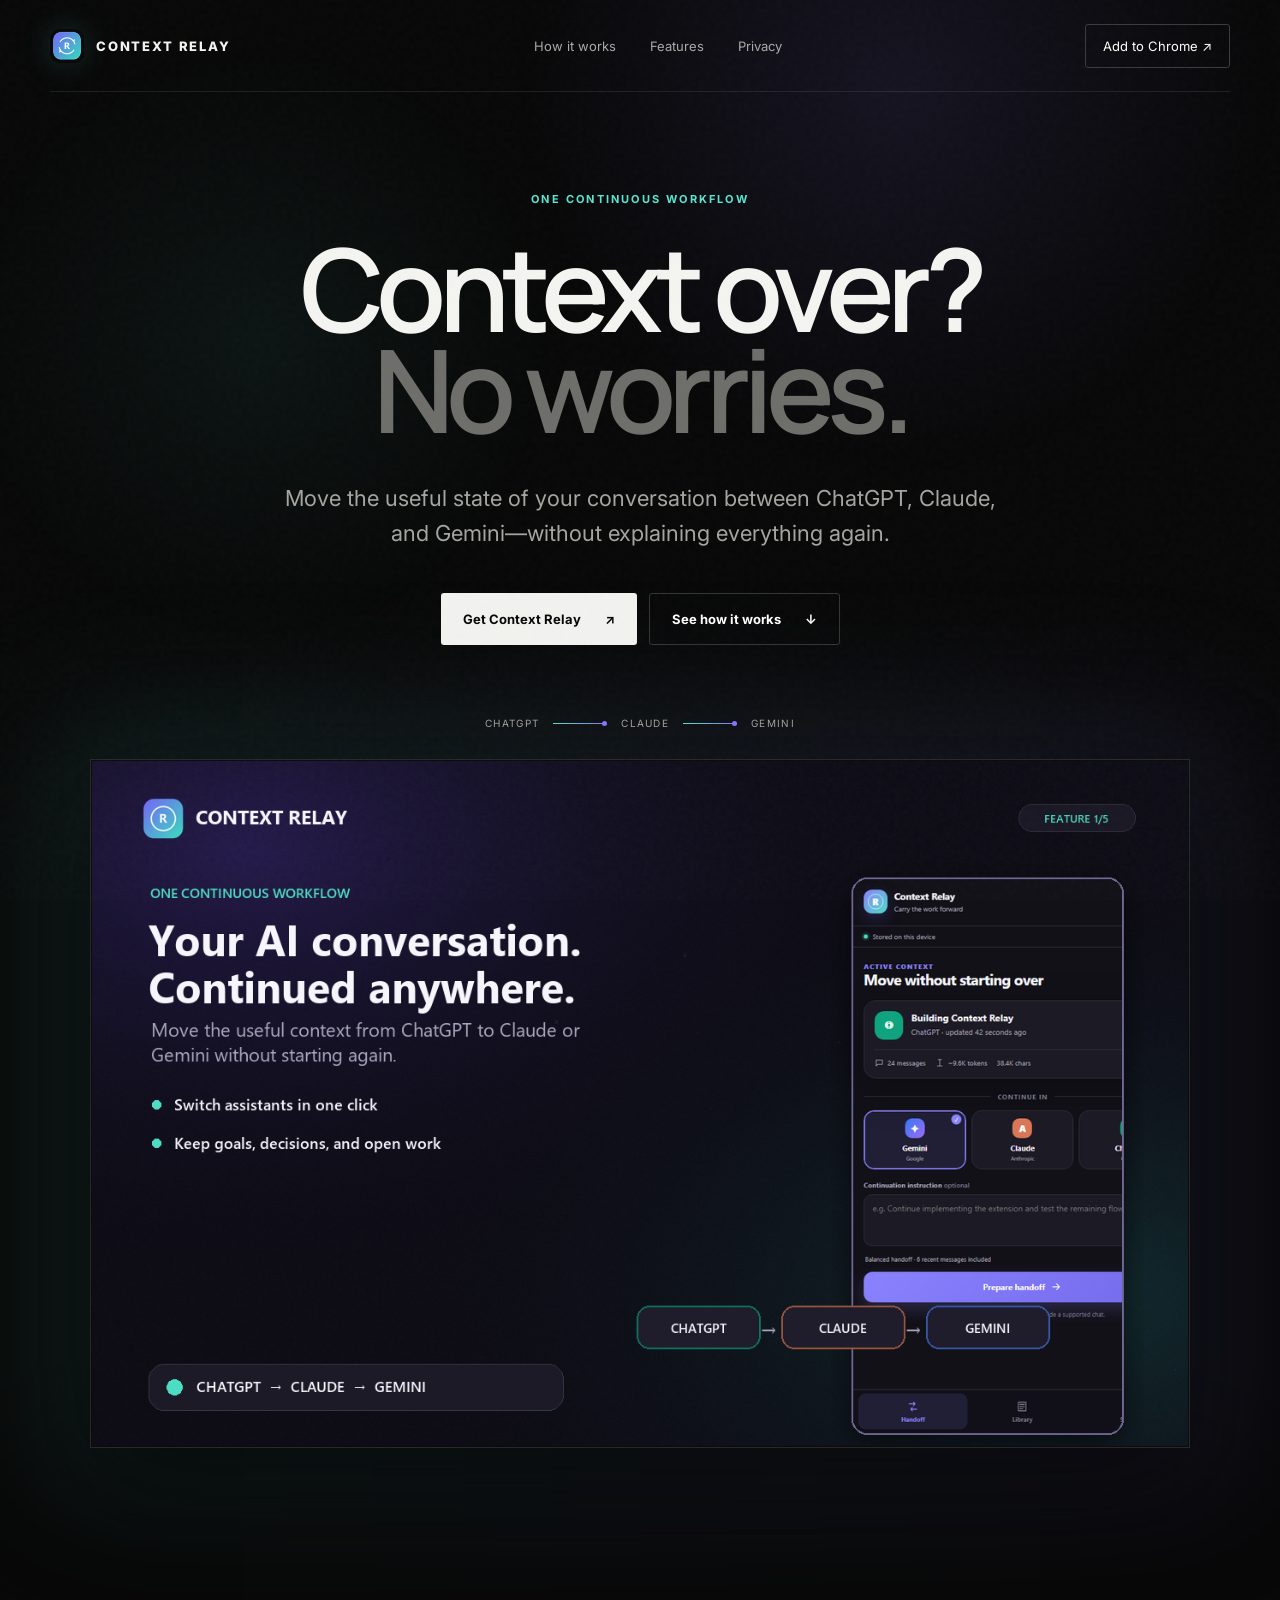
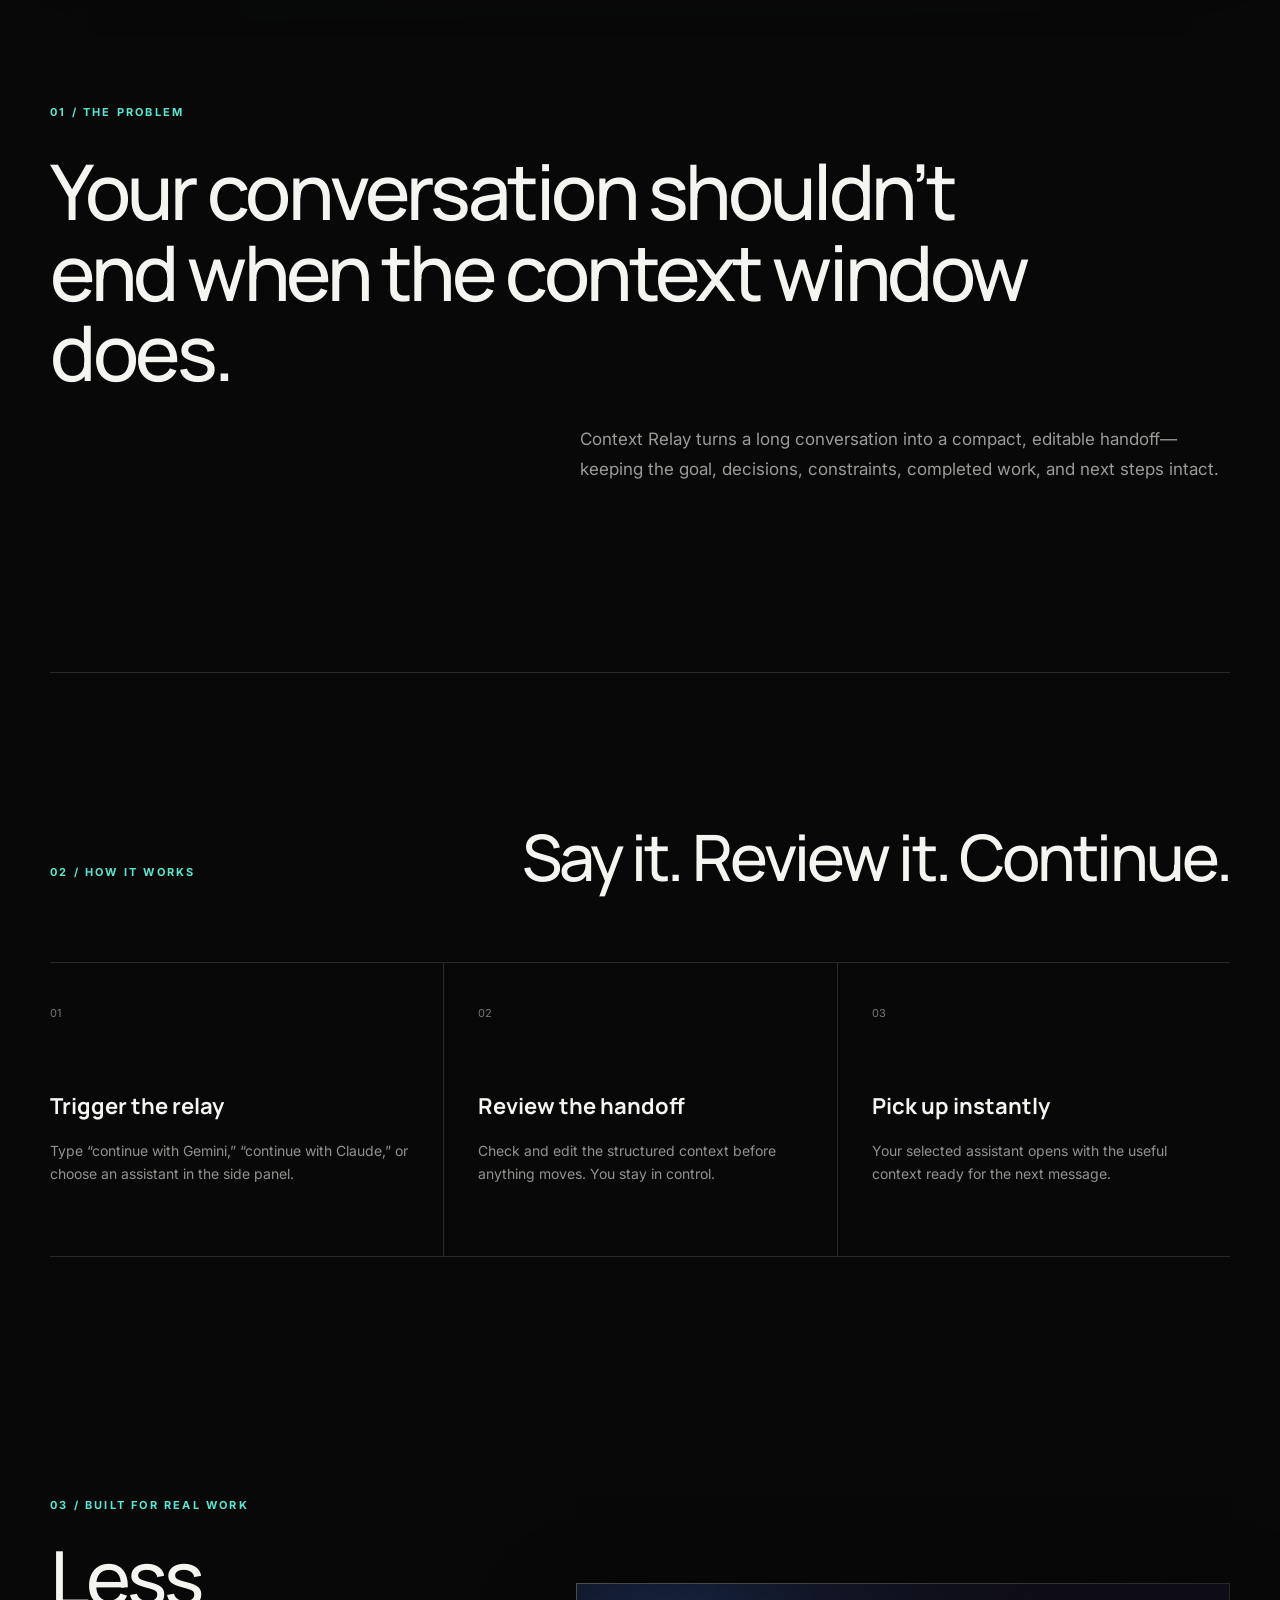
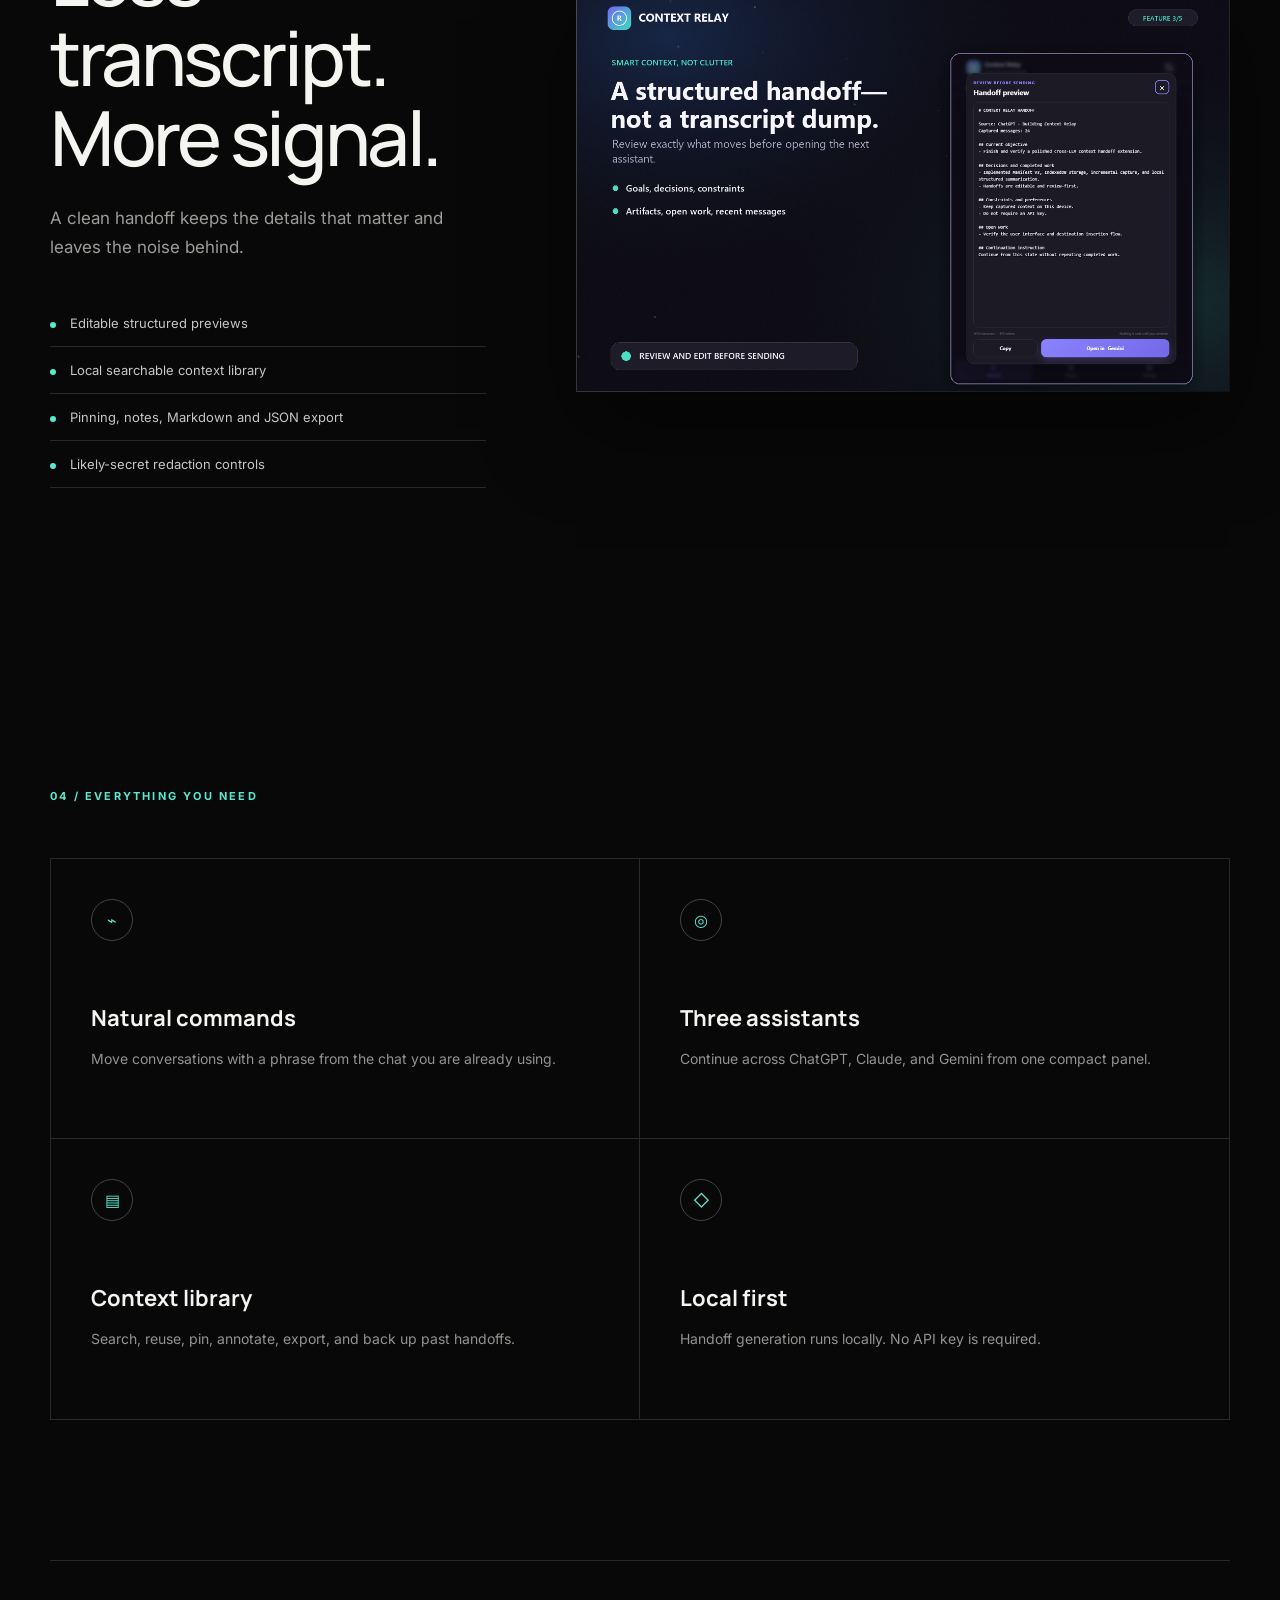
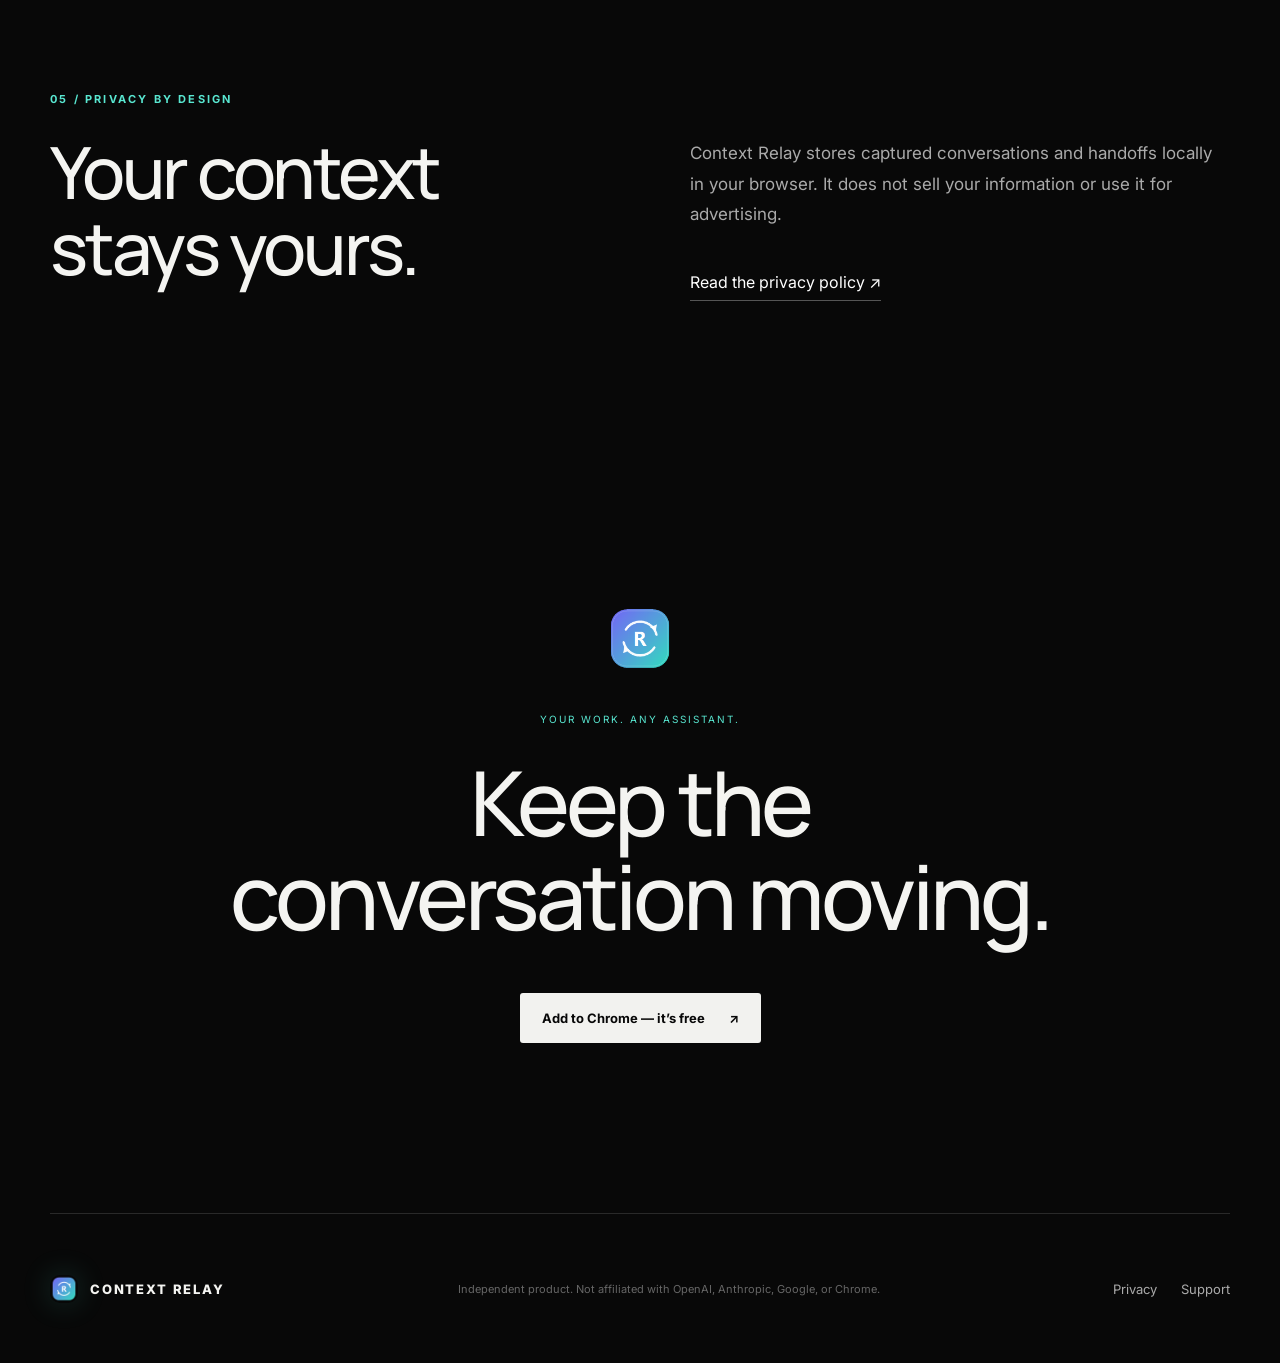
<file: index.html>
<!doctype html>
<html lang="en">
<head>
  <meta charset="utf-8">
  <meta name="viewport" content="width=device-width, initial-scale=1">
  <meta name="theme-color" content="#080808">
  <meta name="description" content="Context Relay carries goals, decisions, constraints, and open work between ChatGPT, Claude, and Gemini.">
  <meta property="og:title" content="Context Relay — AI Chat Handoff">
  <meta property="og:description" content="Your work. Any assistant. One continuous context.">
  <meta property="og:type" content="website">
  <meta property="og:image" content="assets/social-preview.png">
  <title>Context Relay — Continue AI conversations anywhere</title>
  <link rel="icon" href="assets/icon-128.png">
  <link rel="stylesheet" href="styles.css">
</head>
<body>
  <div class="grain" aria-hidden="true"></div>
  <header class="nav shell">
    <a class="brand" href="#top" aria-label="Context Relay home">
      <img src="assets/icon-128.png" alt="" width="34" height="34">
      <span>CONTEXT RELAY</span>
    </a>
    <nav aria-label="Main navigation">
      <a href="#how">How it works</a>
      <a href="#features">Features</a>
      <a href="privacy.html">Privacy</a>
    </nav>
    <a class="nav-cta" href="https://chromewebstore.google.com/detail/context-relay/glkbkbclnmgmpoajcpdiidpnppfkjpai" target="_blank" rel="noreferrer">Add to Chrome <span>↗</span></a>
  </header>

  <main id="top">
    <section class="hero shell">
      <div class="eyebrow reveal">ONE CONTINUOUS WORKFLOW</div>
      <h1 class="reveal">Context over?<br><span>No worries.</span></h1>
      <p class="hero-copy reveal">Move the useful state of your conversation between ChatGPT, Claude, and Gemini—without explaining everything again.</p>
      <div class="hero-actions reveal">
        <a class="button primary" href="https://chromewebstore.google.com/detail/context-relay/glkbkbclnmgmpoajcpdiidpnppfkjpai" target="_blank" rel="noreferrer">Get Context Relay <span>↗</span></a>
        <a class="button quiet" href="#how">See how it works <span>↓</span></a>
      </div>
      <div class="relay-line reveal" aria-label="Works with ChatGPT, Claude, and Gemini">
        <span>CHATGPT</span><i></i><span>CLAUDE</span><i></i><span>GEMINI</span>
      </div>
      <div class="hero-visual reveal">
        <div class="glow"></div>
        <img src="assets/product-1.png" alt="Context Relay moving an AI conversation between ChatGPT, Claude, and Gemini">
      </div>
    </section>

    <section class="statement shell">
      <p class="section-number">01 / THE PROBLEM</p>
      <h2>Your conversation shouldn’t end when the context window does.</h2>
      <p class="muted">Context Relay turns a long conversation into a compact, editable handoff—keeping the goal, decisions, constraints, completed work, and next steps intact.</p>
    </section>

    <section id="how" class="how shell">
      <div class="section-heading">
        <p class="section-number">02 / HOW IT WORKS</p>
        <h2>Say it. Review it. Continue.</h2>
      </div>
      <div class="steps">
        <article>
          <span class="step-no">01</span>
          <h3>Trigger the relay</h3>
          <p>Type “continue with Gemini,” “continue with Claude,” or choose an assistant in the side panel.</p>
        </article>
        <article>
          <span class="step-no">02</span>
          <h3>Review the handoff</h3>
          <p>Check and edit the structured context before anything moves. You stay in control.</p>
        </article>
        <article>
          <span class="step-no">03</span>
          <h3>Pick up instantly</h3>
          <p>Your selected assistant opens with the useful context ready for the next message.</p>
        </article>
      </div>
    </section>

    <section class="showcase shell">
      <div class="showcase-copy">
        <p class="section-number">03 / BUILT FOR REAL WORK</p>
        <h2>Less transcript.<br>More signal.</h2>
        <p class="muted">A clean handoff keeps the details that matter and leaves the noise behind.</p>
        <ul>
          <li>Editable structured previews</li>
          <li>Local searchable context library</li>
          <li>Pinning, notes, Markdown and JSON export</li>
          <li>Likely-secret redaction controls</li>
        </ul>
      </div>
      <div class="showcase-card">
        <img src="assets/product-3.png" alt="Context Relay structured context preview">
      </div>
    </section>

    <section id="features" class="features shell">
      <p class="section-number">04 / EVERYTHING YOU NEED</p>
      <div class="feature-grid">
        <article><span>⌁</span><h3>Natural commands</h3><p>Move conversations with a phrase from the chat you are already using.</p></article>
        <article><span>◎</span><h3>Three assistants</h3><p>Continue across ChatGPT, Claude, and Gemini from one compact panel.</p></article>
        <article><span>▤</span><h3>Context library</h3><p>Search, reuse, pin, annotate, export, and back up past handoffs.</p></article>
        <article><span>◇</span><h3>Local first</h3><p>Handoff generation runs locally. No API key is required.</p></article>
      </div>
    </section>

    <section class="privacy shell">
      <div>
        <p class="section-number">05 / PRIVACY BY DESIGN</p>
        <h2>Your context stays yours.</h2>
      </div>
      <div>
        <p>Context Relay stores captured conversations and handoffs locally in your browser. It does not sell your information or use it for advertising.</p>
        <a href="privacy.html">Read the privacy policy <span>↗</span></a>
      </div>
    </section>

    <section class="final-cta shell">
      <img src="assets/icon-128.png" alt="" width="72" height="72">
      <p>YOUR WORK. ANY ASSISTANT.</p>
      <h2>Keep the conversation moving.</h2>
      <a class="button primary" href="https://chromewebstore.google.com/detail/context-relay/glkbkbclnmgmpoajcpdiidpnppfkjpai" target="_blank" rel="noreferrer">Add to Chrome — it’s free <span>↗</span></a>
    </section>
  </main>

  <footer class="shell">
    <a class="brand" href="#top"><img src="assets/icon-128.png" alt="" width="28" height="28"><span>CONTEXT RELAY</span></a>
    <p>Independent product. Not affiliated with OpenAI, Anthropic, Google, or Chrome.</p>
    <div><a href="privacy.html">Privacy</a><a href="mailto:singhkartikeya202@gmail.com">Support</a></div>
  </footer>
  <script src="script.js"></script>
</body>
</html>
</file>
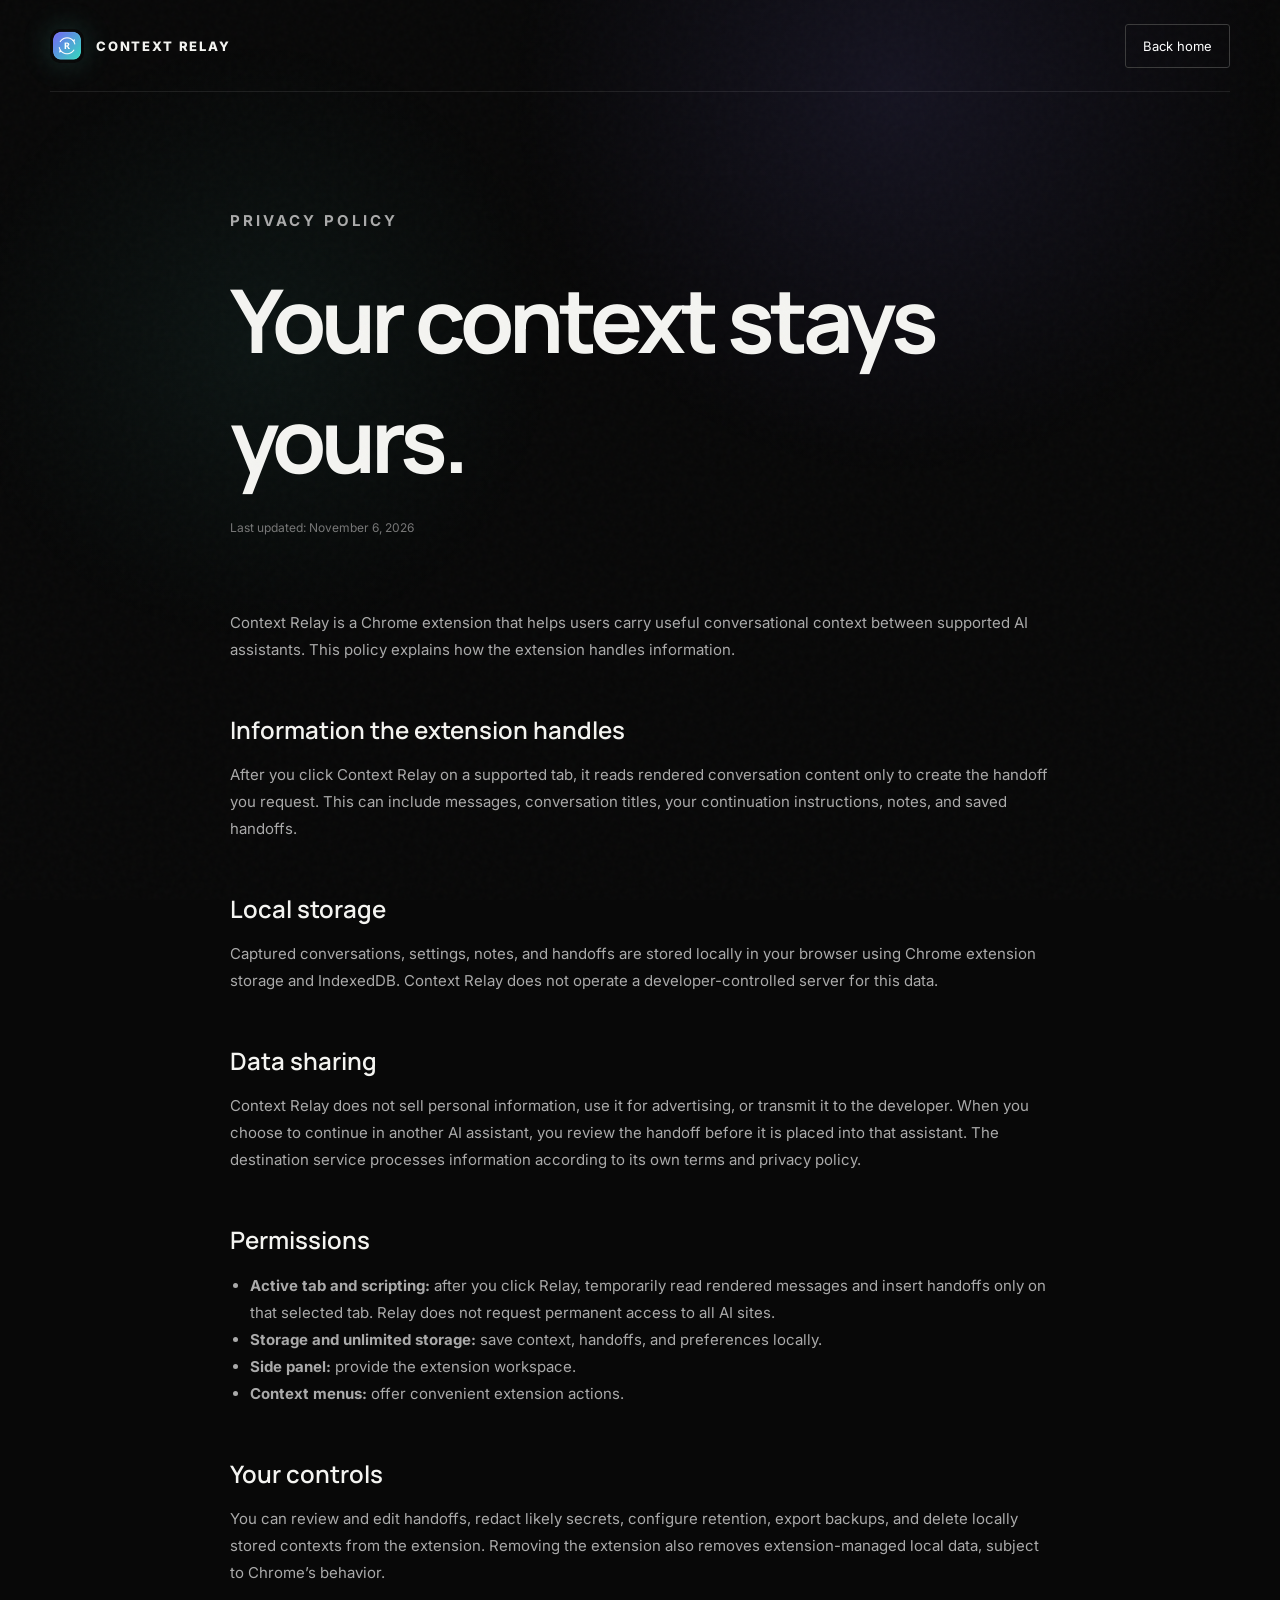
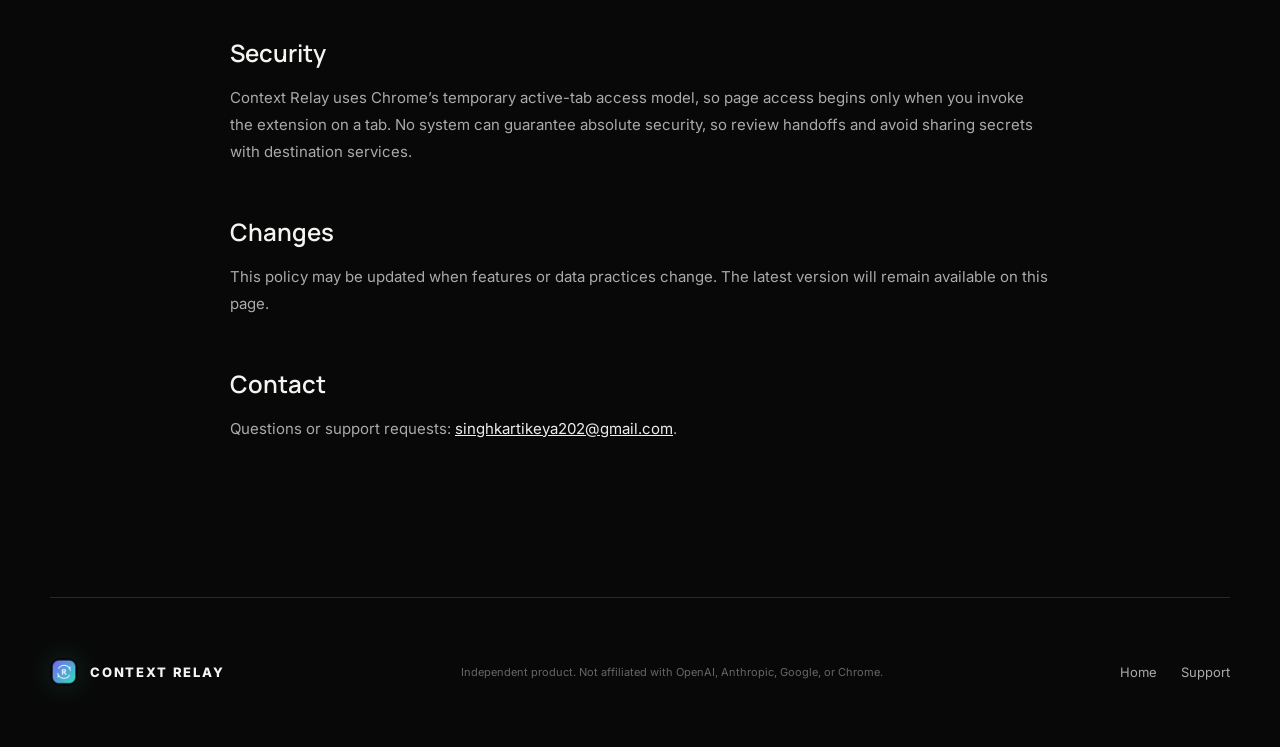
<file: privacy.html>
<!doctype html>
<html lang="en">
<head>
  <meta charset="utf-8"><meta name="viewport" content="width=device-width,initial-scale=1"><meta name="theme-color" content="#080808">
  <title>Privacy Policy — Context Relay</title><link rel="icon" href="assets/icon-128.png"><link rel="stylesheet" href="styles.css">
  <style>.legal{max-width:820px;padding:100px 0 140px}.legal h1{font-family:Manrope,sans-serif;font-size:clamp(48px,8vw,88px);letter-spacing:-.055em;margin:25px 0 18px}.legal .updated{color:#777;font-size:12px;margin-bottom:70px}.legal h2{font:600 24px Manrope,sans-serif;margin:50px 0 15px}.legal p,.legal li{color:#aaa;line-height:1.8;font-size:15px}.legal a{color:#eee}.legal ul{padding-left:20px}</style>
</head>
<body><div class="grain" aria-hidden="true"></div>
  <header class="nav shell"><a class="brand" href="index.html"><img src="assets/icon-128.png" alt="" width="34" height="34"><span>CONTEXT RELAY</span></a><a class="nav-cta" href="index.html">Back home</a></header>
  <main class="legal shell">
    <p class="section-number">PRIVACY POLICY</p><h1>Your context stays yours.</h1><p class="updated">Last updated: November 6, 2026</p>
    <p>Context Relay is a Chrome extension that helps users carry useful conversational context between supported AI assistants. This policy explains how the extension handles information.</p>
    <h2>Information the extension handles</h2><p>After you click Context Relay on a supported tab, it reads rendered conversation content only to create the handoff you request. This can include messages, conversation titles, your continuation instructions, notes, and saved handoffs.</p>
    <h2>Local storage</h2><p>Captured conversations, settings, notes, and handoffs are stored locally in your browser using Chrome extension storage and IndexedDB. Context Relay does not operate a developer-controlled server for this data.</p>
    <h2>Data sharing</h2><p>Context Relay does not sell personal information, use it for advertising, or transmit it to the developer. When you choose to continue in another AI assistant, you review the handoff before it is placed into that assistant. The destination service processes information according to its own terms and privacy policy.</p>
    <h2>Permissions</h2><ul><li><strong>Active tab and scripting:</strong> after you click Relay, temporarily read rendered messages and insert handoffs only on that selected tab. Relay does not request permanent access to all AI sites.</li><li><strong>Storage and unlimited storage:</strong> save context, handoffs, and preferences locally.</li><li><strong>Side panel:</strong> provide the extension workspace.</li><li><strong>Context menus:</strong> offer convenient extension actions.</li></ul>
    <h2>Your controls</h2><p>You can review and edit handoffs, redact likely secrets, configure retention, export backups, and delete locally stored contexts from the extension. Removing the extension also removes extension-managed local data, subject to Chrome’s behavior.</p>
    <h2>Security</h2><p>Context Relay uses Chrome’s temporary active-tab access model, so page access begins only when you invoke the extension on a tab. No system can guarantee absolute security, so review handoffs and avoid sharing secrets with destination services.</p>
    <h2>Changes</h2><p>This policy may be updated when features or data practices change. The latest version will remain available on this page.</p>
    <h2>Contact</h2><p>Questions or support requests: <a href="mailto:singhkartikeya202@gmail.com">singhkartikeya202@gmail.com</a>.</p>
  </main>
  <footer class="shell"><a class="brand" href="index.html"><img src="assets/icon-128.png" alt="" width="28" height="28"><span>CONTEXT RELAY</span></a><p>Independent product. Not affiliated with OpenAI, Anthropic, Google, or Chrome.</p><div><a href="index.html">Home</a><a href="mailto:singhkartikeya202@gmail.com">Support</a></div></footer>
</body></html>
</file>
<file: styles.css>
@import url('https://fonts.googleapis.com/css2?family=Inter:wght@400;500;600;700;800&family=Manrope:wght@400;500;600;700;800&display=swap');

:root{--bg:#080808;--panel:#111;--panel-2:#151515;--text:#f4f4f1;--muted:#9b9b98;--line:#292929;--accent:#59e7d1;--violet:#8b7bff}
*{box-sizing:border-box}
html{scroll-behavior:smooth}
body{margin:0;background:var(--bg);color:var(--text);font-family:Inter,Arial,sans-serif;overflow-x:hidden}
body::before{content:"";position:fixed;inset:0;background:radial-gradient(circle at 70% 10%,rgba(139,123,255,.10),transparent 32%),radial-gradient(circle at 20% 38%,rgba(89,231,209,.06),transparent 26%);pointer-events:none;z-index:-1}
.grain{position:fixed;inset:0;opacity:.035;pointer-events:none;z-index:20;background-image:url("data:image/svg+xml,%3Csvg viewBox='0 0 180 180' xmlns='http://www.w3.org/2000/svg'%3E%3Cfilter id='n'%3E%3CfeTurbulence type='fractalNoise' baseFrequency='.9' numOctaves='3' stitchTiles='stitch'/%3E%3C/filter%3E%3Crect width='100%25' height='100%25' filter='url(%23n)' opacity='.7'/%3E%3C/svg%3E")}
.shell{width:min(1180px,calc(100% - 48px));margin-inline:auto}
.nav{height:92px;display:flex;align-items:center;justify-content:space-between;border-bottom:1px solid rgba(255,255,255,.09)}
.brand{display:flex;align-items:center;gap:12px;color:var(--text);text-decoration:none;font-size:13px;font-weight:800;letter-spacing:.14em}
.brand img{border-radius:10px;box-shadow:0 0 30px rgba(89,231,209,.18)}
nav{display:flex;gap:34px}nav a,footer a{color:#aaa;text-decoration:none;font-size:13px;transition:.2s}nav a:hover,footer a:hover{color:white}
.nav-cta{color:white;text-decoration:none;font-size:13px;padding:13px 17px;border:1px solid #3b3b3b;border-radius:3px}.nav-cta:hover{background:white;color:#090909}
.hero{min-height:calc(100vh - 92px);padding:100px 0 76px;text-align:center;position:relative}
.eyebrow,.section-number{font-size:11px;font-weight:700;letter-spacing:.2em;color:var(--accent)}
.hero h1{font-family:Manrope,sans-serif;font-size:clamp(62px,9vw,132px);line-height:.88;letter-spacing:-.065em;margin:32px auto 40px;font-weight:600;max-width:1100px}
.hero h1 span{color:#6e6e6a}
.hero-copy{font-size:clamp(17px,2vw,22px);line-height:1.6;color:#a5a5a1;max-width:720px;margin:0 auto}
.hero-actions{display:flex;justify-content:center;gap:12px;margin-top:42px}.button{display:inline-flex;align-items:center;justify-content:center;gap:24px;padding:17px 22px;text-decoration:none;font-size:13px;font-weight:700;border-radius:3px}.primary{background:#f2f2ef;color:#080808}.primary:hover{background:var(--accent)}.quiet{color:white;border:1px solid #343434}.quiet:hover{border-color:#777}
.relay-line{display:flex;align-items:center;justify-content:center;gap:14px;margin:72px 0 30px;color:#a8a8a5;font-size:10px;letter-spacing:.13em}.relay-line i{width:54px;height:1px;background:linear-gradient(90deg,var(--accent),var(--violet));position:relative}.relay-line i::after{content:"";position:absolute;right:0;top:-2px;width:5px;height:5px;border-radius:50%;background:var(--violet)}
.hero-visual{position:relative;max-width:1100px;margin:auto;padding:1px;border:1px solid #292929;background:#0b0b0b;box-shadow:0 40px 100px rgba(0,0,0,.55)}.hero-visual img{display:block;width:100%;height:auto}.glow{position:absolute;inset:-40px;background:linear-gradient(90deg,rgba(89,231,209,.12),rgba(139,123,255,.12));filter:blur(70px);z-index:-1}
.statement{padding:170px 0;border-bottom:1px solid var(--line)}.statement h2,.section-heading h2,.showcase h2,.privacy h2,.final-cta h2{font-family:Manrope,sans-serif;font-weight:500;letter-spacing:-.045em;line-height:1.05}.statement h2{font-size:clamp(42px,6vw,78px);max-width:980px;margin:32px 0}.muted{color:var(--muted);font-size:17px;line-height:1.75}.statement .muted{max-width:650px;margin-left:auto}
.how{padding:150px 0}.section-heading{display:flex;align-items:end;justify-content:space-between;margin-bottom:72px}.section-heading h2{font-size:clamp(40px,5vw,66px);margin:0}.steps{display:grid;grid-template-columns:repeat(3,1fr);border-top:1px solid var(--line);border-bottom:1px solid var(--line)}.steps article{padding:38px 34px 56px 0}.steps article+article{border-left:1px solid var(--line);padding-left:34px}.step-no{font-size:11px;color:#777}.steps h3,.feature-grid h3{font-family:Manrope,sans-serif;font-size:22px;margin:70px 0 18px}.steps p,.feature-grid p{color:#92928f;line-height:1.7;font-size:14px}
.showcase{padding:80px 0 150px;display:grid;grid-template-columns:.8fr 1.2fr;gap:90px;align-items:center}.showcase h2{font-size:clamp(46px,6vw,76px);margin:26px 0}.showcase ul{list-style:none;padding:20px 0 0;margin:0}.showcase li{padding:15px 0;border-bottom:1px solid var(--line);font-size:13px;color:#c5c5c2}.showcase li::before{content:"";display:inline-block;width:6px;height:6px;background:var(--accent);border-radius:50%;margin-right:14px}.showcase-card{padding:1px;background:linear-gradient(135deg,#4c4c4c,#111);box-shadow:0 35px 80px rgba(0,0,0,.5)}.showcase-card img{display:block;width:100%}
.features{padding:140px 0}.feature-grid{display:grid;grid-template-columns:repeat(2,1fr);margin-top:55px;border:1px solid var(--line)}.feature-grid article{min-height:280px;padding:40px}.feature-grid article:nth-child(odd){border-right:1px solid var(--line)}.feature-grid article:nth-child(-n+2){border-bottom:1px solid var(--line)}.feature-grid article>span{display:grid;place-items:center;width:42px;height:42px;border:1px solid #444;border-radius:50%;color:var(--accent)}.feature-grid h3{margin:62px 0 12px}
.privacy{padding:120px 0;border-top:1px solid var(--line);display:grid;grid-template-columns:1fr 1fr;gap:100px}.privacy h2{font-size:clamp(48px,6vw,72px);margin:28px 0}.privacy>div:last-child{padding-top:40px}.privacy p:not(.section-number){color:#aaa;line-height:1.8;font-size:17px}.privacy a{display:inline-block;color:white;margin-top:25px;text-decoration:none;border-bottom:1px solid #555;padding-bottom:8px}
.final-cta{text-align:center;padding:170px 0}.final-cta img{border-radius:20px}.final-cta p{margin-top:34px;font-size:10px;letter-spacing:.2em;color:var(--accent)}.final-cta h2{font-size:clamp(48px,7vw,92px);max-width:850px;margin:30px auto 50px}
footer{min-height:150px;border-top:1px solid var(--line);display:flex;align-items:center;justify-content:space-between;gap:30px}footer p{color:#666;font-size:11px}footer>div{display:flex;gap:24px}
.reveal{opacity:0;transform:translateY(18px);transition:opacity .8s ease,transform .8s ease}.reveal.visible{opacity:1;transform:none}
@media(max-width:800px){.shell{width:min(100% - 28px,1180px)}nav{display:none}.nav{height:76px}.nav-cta{padding:10px 12px}.hero{padding-top:78px}.hero h1{font-size:clamp(50px,14vw,72px);letter-spacing:-.055em}.hero-actions{flex-direction:column}.relay-line i{width:18px}.statement,.how,.features{padding:100px 0}.section-heading{display:block}.section-heading h2{margin-top:25px}.steps,.showcase,.privacy{grid-template-columns:1fr}.steps{border-bottom:0}.steps article,.steps article+article{padding:32px 0;border-left:0;border-bottom:1px solid var(--line)}.steps h3{margin-top:42px}.showcase{gap:45px;padding-bottom:100px}.feature-grid{grid-template-columns:1fr}.feature-grid article,.feature-grid article:nth-child(odd),.feature-grid article:nth-child(-n+2){border:0;border-bottom:1px solid var(--line)}.privacy{gap:20px}.final-cta{padding:110px 0}footer{padding:40px 0;flex-direction:column;text-align:center}.reveal{opacity:1;transform:none}}
@media(max-width:520px){.nav-cta{display:none}.hero-copy{font-size:16px}.relay-line{gap:9px}.relay-line i{width:12px}}
@media(prefers-reduced-motion:reduce){html{scroll-behavior:auto}.reveal{opacity:1;transform:none;transition:none}}
</file>
